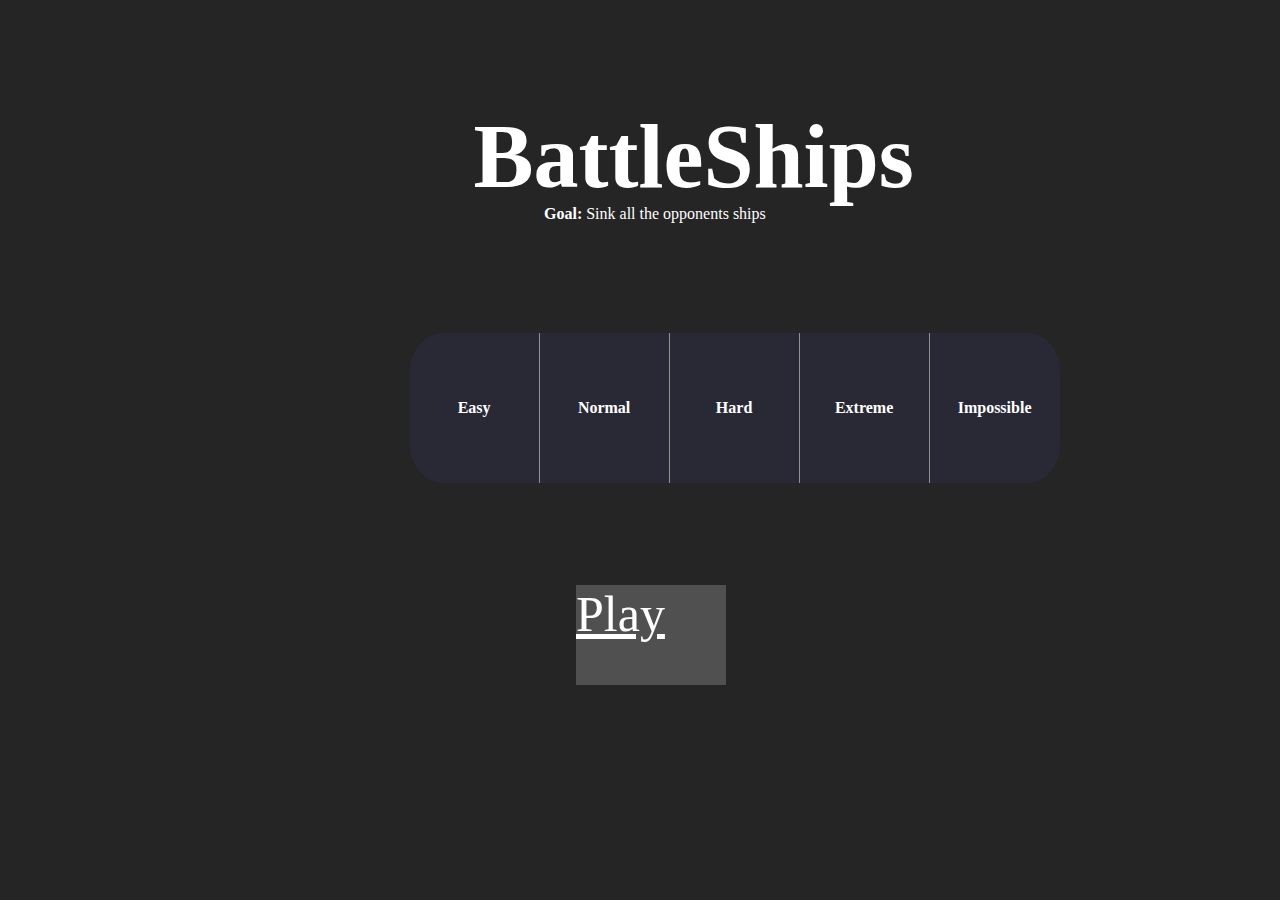
<file: index.html>
<!DOCTYPE html>
<html lang="en">
<head>
    <meta charset="UTF-8">
    <meta http-equiv="X-UA-Compatible" content="IE=edge">
    <meta name="viewport" content="width=device-width, initial-scale=1.0">
    <link rel="icon" href="images/icons8_battleship.ico">
    <link href="https://cdn.jsdelivr.net/npm/bootstrap@5.1.3/dist/css/bootstrap.min.css" rel="stylesheet" integrity="sha384-1BmE4kWBq78iYhFldvKuhfTAU6auU8tT94WrHftjDbrCEXSU1oBoqyl2QvZ6jIW3" crossorigin="anonymous">
    <link rel="stylesheet" href="styles/start.css">
    <script src="scripts/start.js"></script>
    <title>BattleShips</title>
</head>
<body>
    <h1 class="title">BattleShips</h1>
    <p class="goal"><b>Goal: </b>Sink all the opponents ships</p>
    <div id="difficult-container">
        <div id="easy" class="selection">Easy</div>
        <div id="normal" class="selection">Normal</div>
        <div id="hard" class="selection">Hard</div>
        <div id="extreme" class="selection">Extreme</div>
        <div id="impossible" class="selection">Impossible</div>
    </div>
    <p id="info"></p>
    <a href="game.html" class="btn btn-dark" id="play-btn">Play</a>
</body>
</html>
</file>
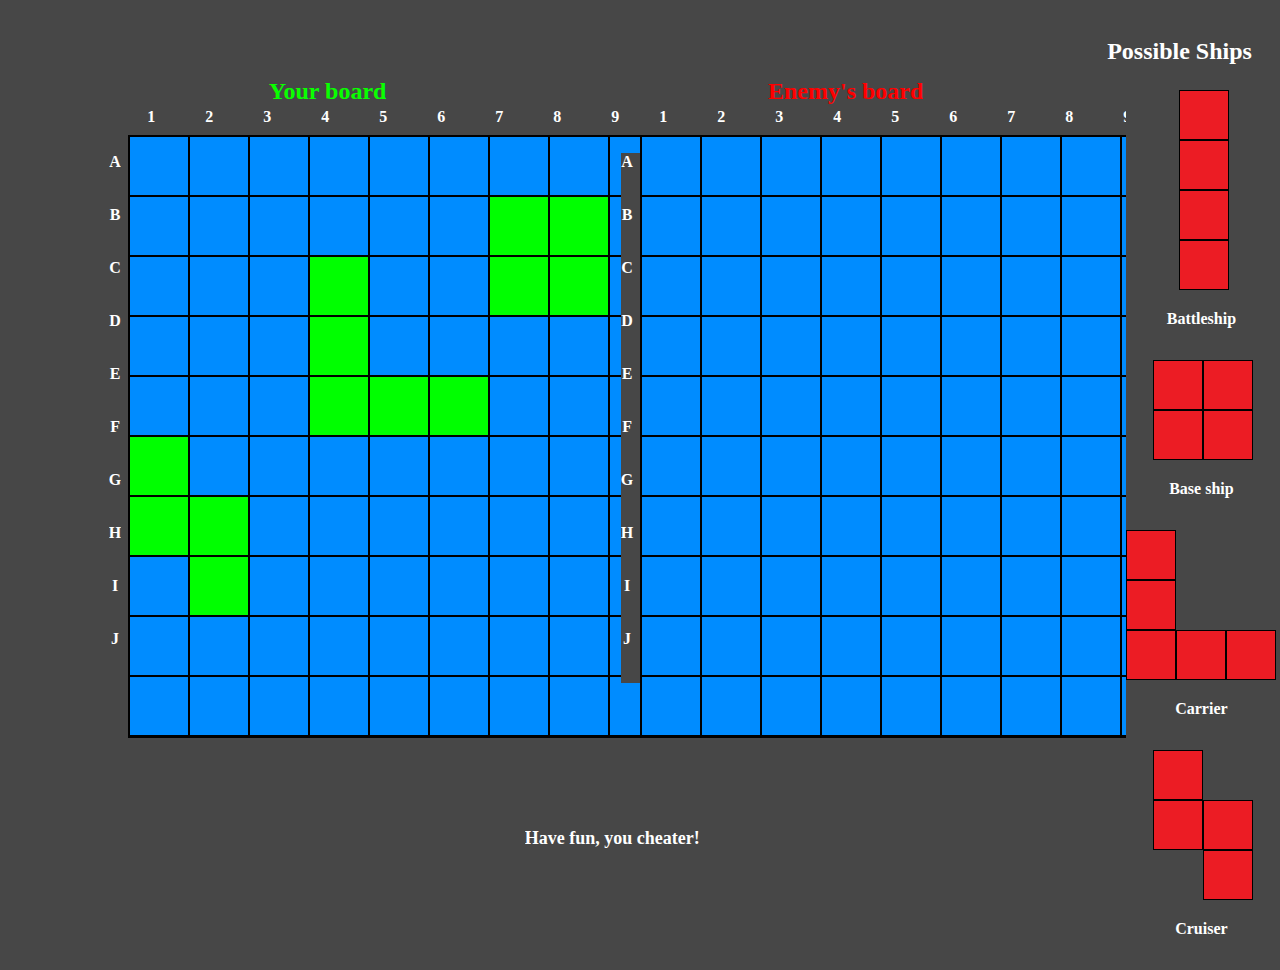
<file: game.html>
<!DOCTYPE html>
<html lang="en">
<head>
    <meta charset="UTF-8">
    <meta http-equiv="X-UA-Compatible" content="IE=edge">
    <meta name="viewport" content="width=device-width, initial-scale=1.0">
    <title>BattleShips Game</title>
    <link rel="icon" href="images/icons8_battleship.ico">
    <link href="https://cdn.jsdelivr.net/npm/bootstrap@5.1.3/dist/css/bootstrap.min.css" rel="stylesheet" integrity="sha384-1BmE4kWBq78iYhFldvKuhfTAU6auU8tT94WrHftjDbrCEXSU1oBoqyl2QvZ6jIW3" crossorigin="anonymous">
    <link rel="stylesheet" href="styles/main.css">
    <script src="scripts/main.js"></script>
</head>
<body>
    <h2 class="ally-title">Your board</h2>
    <div class="ally-board-numbers">
        <div>1</div>
        <div>2</div>
        <div>3</div>
        <div>4</div>
        <div>5</div>
        <div>6</div>
        <div>7</div>
        <div>8</div>
        <div>9</div>
        <div>10</div>
    </div>
    <div class="ally-board-letters">
        <div>A</div>
        <div>B</div>
        <div>C</div>
        <div>D</div>
        <div>E</div>
        <div>F</div>
        <div>G</div>
        <div>H</div>
        <div>I</div>
        <div>J</div>
    </div>
    <div id="grid-container"></div>
    <p id="info-text"></p>
    <h2 class="enemy-title">Enemy's board</h2>
    <div class="enemy-board-numbers">
        <div>1</div>
        <div>2</div>
        <div>3</div>
        <div>4</div>
        <div>5</div>
        <div>6</div>
        <div>7</div>
        <div>8</div>
        <div>9</div>
        <div>10</div>
    </div>
    <div class="enemy-board-letters">
        <div>A</div>
        <div>B</div>
        <div>C</div>
        <div>D</div>
        <div>E</div>
        <div>F</div>
        <div>G</div>
        <div>H</div>
        <div>I</div>
        <div>J</div>
    </div>
    <div id="enemy-grid"></div>
    <h2 class="ship-show-text">Possible Ships</h2>
    <div id="ship-show">
        <div id="ship-show-i">
            <img src="images/ship-show-i.png">
            <p>Battleship</p>
        </div>
        <div id="ship-show-square">
            <img src="images/ship-show-square.png">
            <p>Base ship</p>
        </div>
        <div id="ship-show-l">
            <img src="images/ship-show-l.png">
            <p>Carrier</p>
        </div>
        <div id="ship-show-light">
            <img src="images/ship-show-light.png">
            <p>Cruiser</p>
        </div>
    </div>
</body>
</html>
</file>
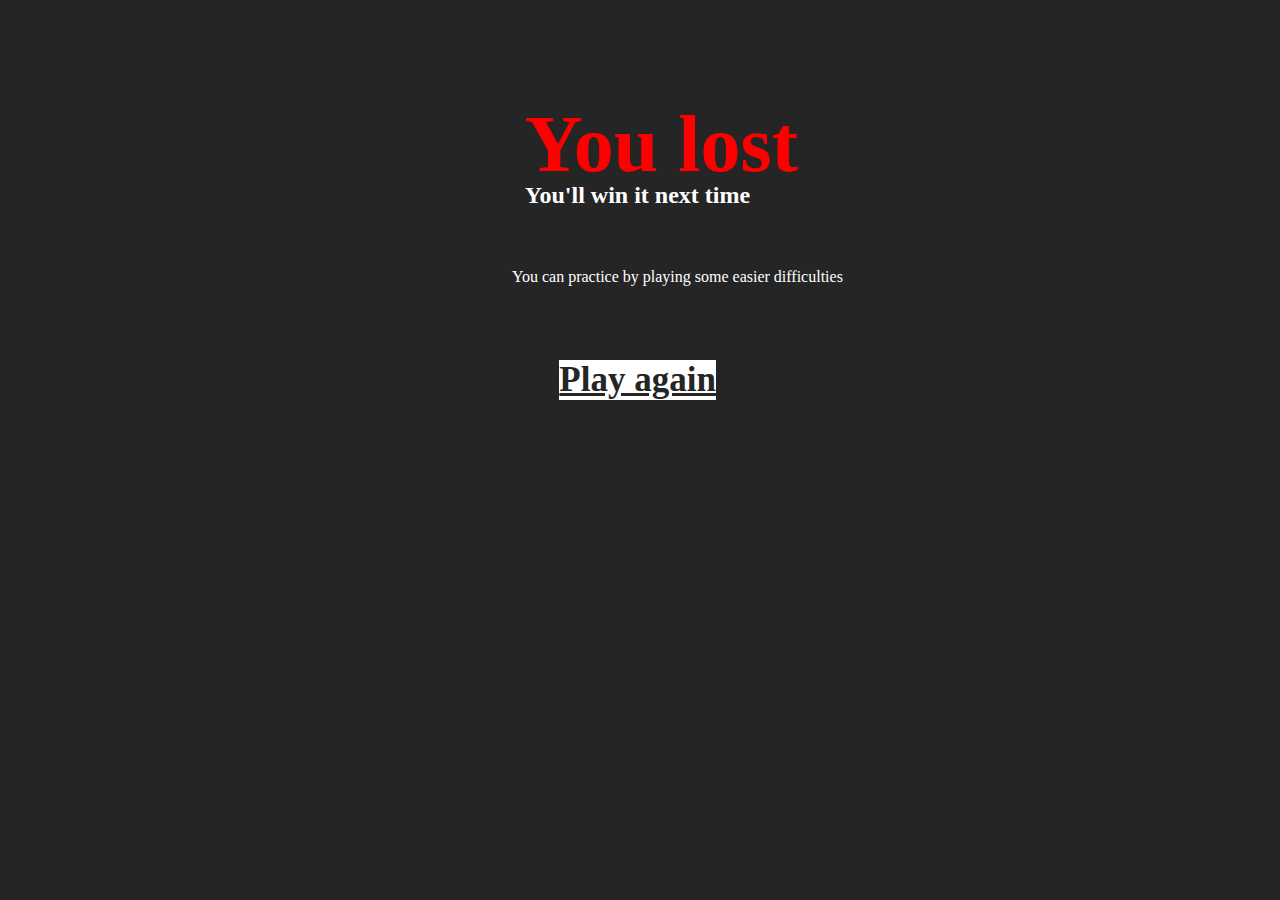
<file: lose.html>
<!DOCTYPE html>
<html lang="en">
<head>
    <meta charset="UTF-8">
    <meta http-equiv="X-UA-Compatible" content="IE=edge">
    <link rel="icon" href="images/icons8_battleship.ico">
    <meta name="viewport" content="width=device-width, initial-scale=1.0">
    <link href="https://cdn.jsdelivr.net/npm/bootstrap@5.1.3/dist/css/bootstrap.min.css" rel="stylesheet" integrity="sha384-1BmE4kWBq78iYhFldvKuhfTAU6auU8tT94WrHftjDbrCEXSU1oBoqyl2QvZ6jIW3" crossorigin="anonymous">
    <link rel="stylesheet" href="styles/lose.css">
    <title>You lost</title>
</head>
<body>
    <h1>You lost</h1>
    <h2>You'll win it next time</h2>
    <p>You can practice by playing some easier difficulties</p>
    <a href="index.html" class="btn btn-dark btn-again">Play again</a>
</body>
</html>
</file>
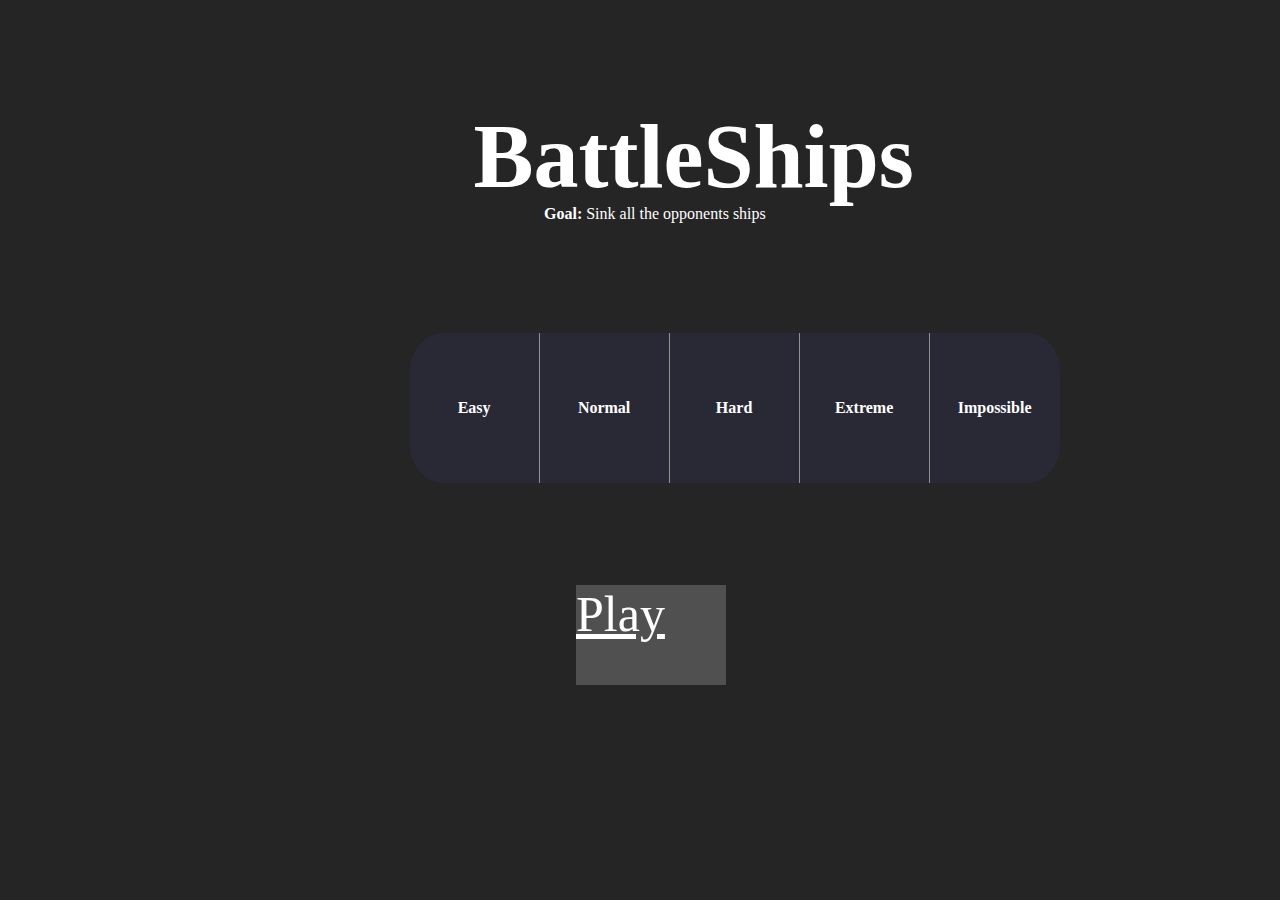
<file: win.html>
<!DOCTYPE html>
<html lang="en">
<head>
    <meta charset="UTF-8">
    <meta http-equiv="X-UA-Compatible" content="IE=edge">
    <meta name="viewport" content="width=device-width, initial-scale=1.0">
    <link rel="icon" href="images/icons8_battleship.ico">
    <link href="https://cdn.jsdelivr.net/npm/bootstrap@5.1.3/dist/css/bootstrap.min.css" rel="stylesheet" integrity="sha384-1BmE4kWBq78iYhFldvKuhfTAU6auU8tT94WrHftjDbrCEXSU1oBoqyl2QvZ6jIW3" crossorigin="anonymous">
    <link rel="stylesheet" href="styles/win.css">
    <script src="scripts/win.js"></script>
    <title>You won!</title>
</head>
<body>
    <h1>You won!</h1>
    <h2>Congratulations on winning BattleShips!</h2>
    <p>You can try some harder difficulties by returning to the main menu</p>
    <a href="index.html" class="btn btn-dark btn-again">Play again</a>
</body>
</html>
</file>
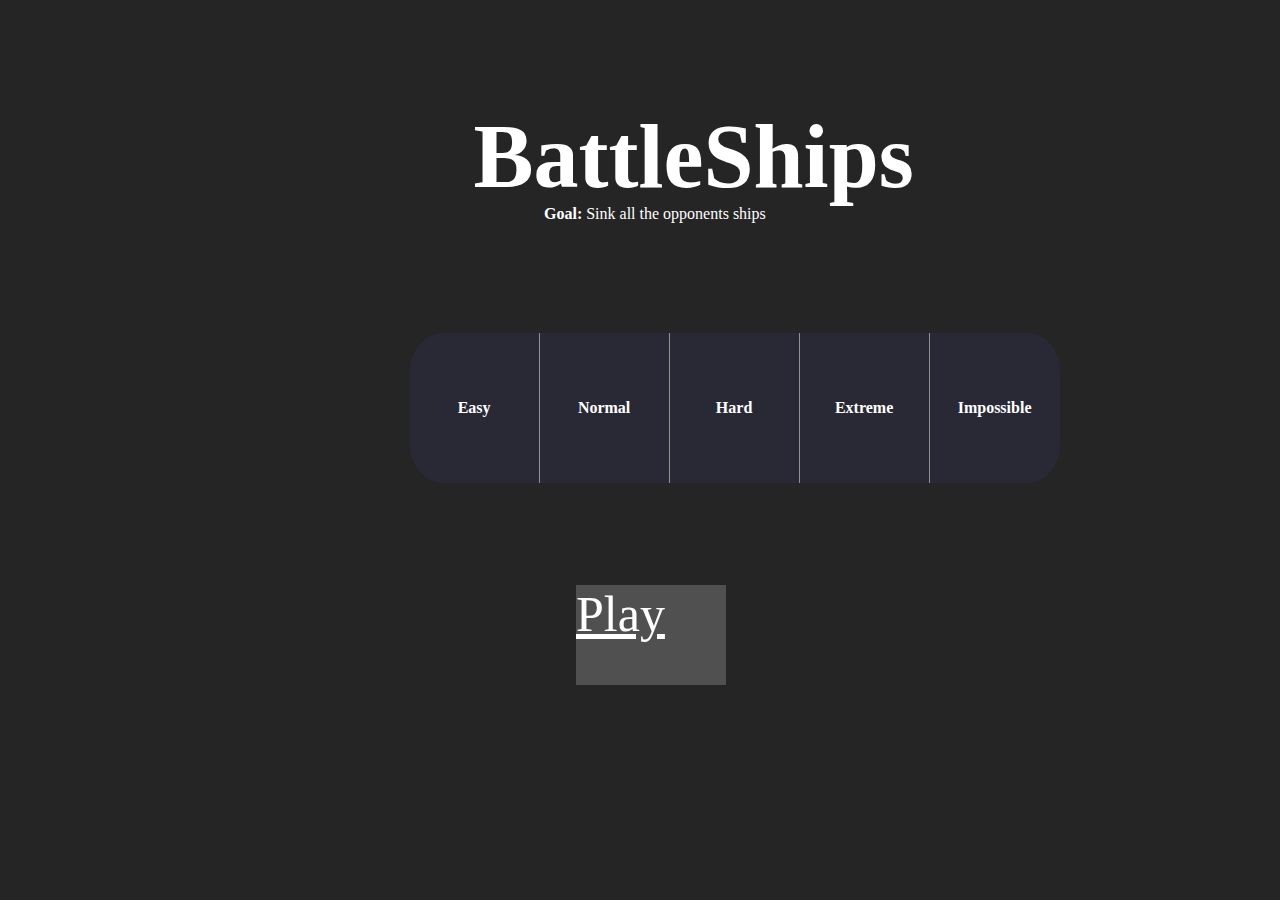
<file: BattleShips/start.html>
<!DOCTYPE html>
<html lang="en">
<head>
    <meta charset="UTF-8">
    <meta http-equiv="X-UA-Compatible" content="IE=edge">
    <meta name="viewport" content="width=device-width, initial-scale=1.0">
    <link href="https://cdn.jsdelivr.net/npm/bootstrap@5.1.3/dist/css/bootstrap.min.css" rel="stylesheet" integrity="sha384-1BmE4kWBq78iYhFldvKuhfTAU6auU8tT94WrHftjDbrCEXSU1oBoqyl2QvZ6jIW3" crossorigin="anonymous">
    <link rel="stylesheet" href="styles/start.css">
    <script src="scripts/start.js"></script>
    <title>BattleShips</title>
</head>
<body>
    <h1 class="title">BattleShips</h1>
    <p class="rules"><b>Goal: </b>Sink all the opponents ships</p>
    <div id="difficult-container">
        <div id="easy" class="selection">Easy</div>
        <div id="normal" class="selection">Normal</div>
        <div id="hard" class="selection">Hard</div>
        <div id="extreme" class="selection">Extreme</div>
        <div id="impossible" class="selection">Impossible</div>
    </div>
    <p id="info"></p>
    <a href="/BattleShips/game.html" class="btn btn-dark" id="play-btn">Play</a>
</body>
</html>
</file>
<file: styles/start.css>
*{
    background-color: rgb(37, 37, 37);
    -webkit-user-select: none;
}
#play-btn{
    position: absolute;
    background-color: rgb(80, 80, 80);
    color: white;
    border: 0px;
    height: 100px;
    width: 150px;
    font-size: 50px;
    top: 65%;
    left: 45%;
    transition: 1s;
}
.title{
    position: absolute;
    color: white;
    font-size: 90px;
    left: 37%;
    top: 5%;
}
.goal{
    position: absolute;
    color: white;
    left: 42.5%;
    top: 21%;
}
#difficult-container{
    width: 650px;
    height: 150px;
    background-color: rgb(37, 37, 37);
    position: absolute;
    display: grid;
    grid-template-columns: repeat(5, 1fr);
    top: 37%;
    left: 32%;
}
.selection{
    position: relative;
    background-color: rgb(41, 41, 54);
    display: flex;
    justify-content: center;
    align-items: center;
    border-right: 1px rgb(145, 145, 145) solid;
    color: white;
    font-weight: bold;
}
#easy{
    border-top-left-radius: 25%;
    border-bottom-left-radius: 25%;
    transition: 1s;
}
#easy:hover{
    background-color: rgba(0, 255, 0, 0.575);
    color: rgb(51, 51, 51);
}
.easy-hover{
    background-color: rgba(0, 255, 0, 0.575);
    color: rgb(51, 51, 51);
}
#normal{
    transition: 1s;
}
#normal:hover{
    background-color: rgba(255, 255, 0, 0.678);
    color: rgb(51, 51, 51);
}
.normal-hover{
    background-color: rgba(255, 255, 0, 0.678);
    color: rgb(51, 51, 51);
}
#hard{
    transition: 1s;
}
#hard:hover{
    background-color: rgba(255, 127.5, 0, 0.678);
    color: rgb(51, 51, 51);
}
.hard-hover{
    background-color: rgba(255, 127.5, 0, 0.678);
    color: rgb(51, 51, 51);

}
#extreme{
    transition: 1s;
}
#extreme:hover{
    background-color: rgba(255, 0, 0, 0.678);
    color: rgb(51, 51, 51);
}
.extreme-hover{
    background-color: rgba(255, 0, 0, 0.678);
    color: rgb(51, 51, 51);
}
#impossible{
    border-right: 0px;
    border-top-right-radius: 25%;
    border-bottom-right-radius: 25%;
    transition: 1s;
}
#impossible:hover{
    background-color: rgba(255, 0, 255, 0.678);
    color: rgb(51, 51, 51);
}
.impossible-hover{
    background-color: rgba(255, 0, 255, 0.678);
    color: rgb(51, 51, 51);
}
#info{
    color: white;
    position: absolute;
    left: 42%;
    top: 60%;
}
</file>
<file: styles/main.css>
*{
    overflow: hidden;
    background-color: rgb(71, 71, 71);
    -webkit-user-select: none;
}

#grid-container{
    height: 600px;
    width: 600px;
    position: absolute;
    left: 10%;
    top: 15%;
    display: grid;
    grid-template-columns: repeat(10, 60px);
    grid-template-rows: repeat(10, 60px);
    border: 1px solid black;
    border-right: 2px solid black;
    border-bottom: 2px solid black;
}
#enemy-grid{
    height: 600px;
    width: 600px;
    position: absolute;
    left: 50%;
    top: 15%;
    display: grid;
    grid-template-columns: repeat(10, 60px);
    grid-template-rows: repeat(10, 60px);
    border: 1px solid black;
    border-right: 2px solid black;
    border-bottom: 2px solid black;
}
.cell-enemy{
    background-image: url("../images/cell.png");
    display: flex;
    justify-content: center;
    align-items: center;
    color: rgb(0, 140, 255);
    -webkit-touch-callout: none;
    -webkit-user-select: none;
    -khtml-user-select: none;
    -moz-user-select: none;
    -ms-user-select: none;
    user-select: none;
}
.cell{
    background-image: url("../images/cell.png");
    display: flex;
    justify-content: center;
    align-items: center;
    color: rgb(0, 140, 255);
    -webkit-touch-callout: none;
    -webkit-user-select: none;
    -khtml-user-select: none;
    -moz-user-select: none;
    -ms-user-select: none;
    user-select: none;
}
.cell-ship{
    background-image: url("../images/cell-ship.png");
}
.cell-ship-shot-ally{
    background-image: url("../images/cell-ship-shot-ally.png");
}
.cell-hover{
    background-image: url("../images/cell-hover.png");
}
.cell-ship-shot{
    background-image: url("../images/cell-ship-shot.png");
    -webkit-touch-callout: none;
    -webkit-user-select: none;
    -khtml-user-select: none;
    -moz-user-select: none;
    -ms-user-select: none;
    user-select: none;
}
.cell-miss{
    background-image: url("../images/cell-miss.png");
}
#I-ship-container{
    background-color: yellow;
    cursor: pointer;
}
#square-ship-container{
    background-color: pink;
    cursor: pointer;
}
#l-ship-container{
    background-color: blue;
    cursor: pointer;
}
#lightning-ship-container{
    background-color: green;
    cursor: pointer;
}
#info-text{
    position: absolute;
    color: white;
    font-weight: bold;
    left: 41%;
    top: 90%;
    font-size: large;
}
.ally-board-numbers{
    color: white;
    position: absolute;
    display: flex;
    font-weight: bold;
    left: 11.5%;
    top: 12%;
    text-align: center;
}
.ally-board-numbers > div{
    padding-right: 50px;
}
.enemy-board-numbers{
    color: white;
    position: absolute;
    display: flex;
    font-weight: bold;
    left: 51.5%;
    top: 12%;
    text-align: center;
}
.enemy-board-numbers > div{
    padding-right: 50px;
}
.ally-board-letters{
    color: white;
    position: absolute;
    display: flex;
    flex-direction: column;
    font-weight: bold;
    left: 8.5%;
    top: 17%;
    text-align: center;
}
.ally-board-letters > div{
    padding-bottom: 35px;
}
.enemy-board-letters{
    color: white;
    position: absolute;
    display: flex;
    flex-direction: column;
    font-weight: bold;
    letter-spacing: 50px;
    left: 48.5%;
    top: 17%;
    text-align: center;
}
.enemy-board-letters > div{
    padding-bottom: 35px;
}
.enemy-title{
    color: rgb(255, 0, 0);
    font-weight: bold;
    position: absolute;
    top: 6.5%;
    left: 60%;
    height: 40px;
}
.ally-title{
    color: rgb(9, 255, 0);
    font-weight: bold;
    position: absolute;
    top: 6.5%;
    left: 21%;
    height: 40px;
}
.ship-sunk{
    background-image: url("../images/ship-sunk.png")
}
.ship-sunk-ally{
    background-image: url("../images/ship-sunk-ally.png")
}
.ship-sunk-near{
    background-image: url("../images/cell-empty-confirm.png")
}
#ship-show{
    position: absolute;
    left: 88%;
    top: 10%;
    width: 150px;
}
#ship-show-i > img{
    position: relative;
    left: 35%;
}
#ship-show-square > img{
    position: relative;
    left: 17.5%;
}
#ship-show-light > img{
    position: relative;
    left: 17.5%;
}
#ship-show > div{
    padding-bottom: 1em;
}
#ship-show > div > p{
    color: white;
    font-weight: bold;
    text-align: center;
}
.ship-show-text{
    position: absolute;
    color: white;
    left: 86.5%;
    top: 2%;
}
</file>
<file: styles/lose.css>
*{
    background-color: rgb(37, 37, 37);
    -webkit-user-select: none;
}
h1{
    color: rgb(255, 0, 0);
    position: absolute;
    top: 5%;
    left: 41%;
    font-size: 80px;
    font-weight: bold;
}
h2{
    color: white;
    position: absolute;
    top: 18%;
    left: 41%;
}
p{
    color: white;
    position: absolute;
    top: 28%;
    left: 40%;
}



.btn-again{
    position: absolute;
    color: rgb(37, 37, 37);
    background-color: white;
    font-weight: bold;
    font-size: 35px;
    top: 40%;
    left: 43.7%;
}
.btn-again:hover{
    color: #fff;
    background-color: #212529;
}
</file>
<file: styles/win.css>
*{
    background-color: rgb(37, 37, 37);
    -webkit-user-select: none;
}
h1{
    color: rgb(0, 255, 0);
    position: absolute;
    top: 5%;
    left: 41%;
    font-size: 80px;
    font-weight: bold;
}
h2{
    color: white;
    position: absolute;
    top: 18%;
    left: 35%;
}
p{
    color: white;
    position: absolute;
    top: 30%;
    left: 38.5%;
}



.btn-again{
    position: absolute;
    color: rgb(37, 37, 37);
    background-color: white;
    font-weight: bold;
    font-size: 35px;
    top: 40%;
    left: 45%;
}
.btn-again:hover{
    color: #fff;
    background-color: #212529;
}
</file>
<file: BattleShips/styles/start.css>
*{
    background-color: rgb(37, 37, 37);
    -webkit-user-select: none;
}
#play-btn{
    position: absolute;
    background-color: rgb(80, 80, 80);
    color: white;
    border: 0px;
    height: 100px;
    width: 150px;
    font-size: 50px;
    top: 65%;
    left: 45%;
    transition: 1s;
}
.title{
    position: absolute;
    color: white;
    font-size: 90px;
    left: 37%;
    top: 5%;
}
.rules{
    position: absolute;
    color: white;
    left: 42.5%;
    top: 21%;
}
#difficult-container{
    width: 650px;
    height: 150px;
    background-color: rgb(37, 37, 37);
    position: absolute;
    display: grid;
    grid-template-columns: repeat(5, 1fr);
    top: 37%;
    left: 32%;
}
.selection{
    position: relative;
    background-color: rgb(41, 41, 54);
    display: flex;
    justify-content: center;
    align-items: center;
    border-right: 1px rgb(145, 145, 145) solid;
    color: white;
    font-weight: bold;
}
#easy{
    border-top-left-radius: 25%;
    border-bottom-left-radius: 25%;
    transition: 1s;
}
#easy:hover{
    background-color: rgba(0, 255, 0, 0.575);
    color: rgb(51, 51, 51);
}
.easy-hover{
    background-color: rgba(0, 255, 0, 0.575);
    color: rgb(51, 51, 51);
}
#normal{
    transition: 1s;
}
#normal:hover{
    background-color: rgba(255, 255, 0, 0.678);
    color: rgb(51, 51, 51);
}
.normal-hover{
    background-color: rgba(255, 255, 0, 0.678);
    color: rgb(51, 51, 51);
}
#hard{
    transition: 1s;
}
#hard:hover{
    background-color: rgba(255, 127.5, 0, 0.678);
    color: rgb(51, 51, 51);
}
.hard-hover{
    background-color: rgba(255, 127.5, 0, 0.678);
    color: rgb(51, 51, 51);

}
#extreme{
    transition: 1s;
}
#extreme:hover{
    background-color: rgba(255, 0, 0, 0.678);
    color: rgb(51, 51, 51);
}
.extreme-hover{
    background-color: rgba(255, 0, 0, 0.678);
    color: rgb(51, 51, 51);
}
#impossible{
    border-right: 0px;
    border-top-right-radius: 25%;
    border-bottom-right-radius: 25%;
    transition: 1s;
}
#impossible:hover{
    background-color: rgba(255, 0, 255, 0.678);
    color: rgb(51, 51, 51);
}
.impossible-hover{
    background-color: rgba(255, 0, 255, 0.678);
    color: rgb(51, 51, 51);
}
#info{
    color: white;
    position: absolute;
    left: 42%;
    top: 60%;
}
</file>
